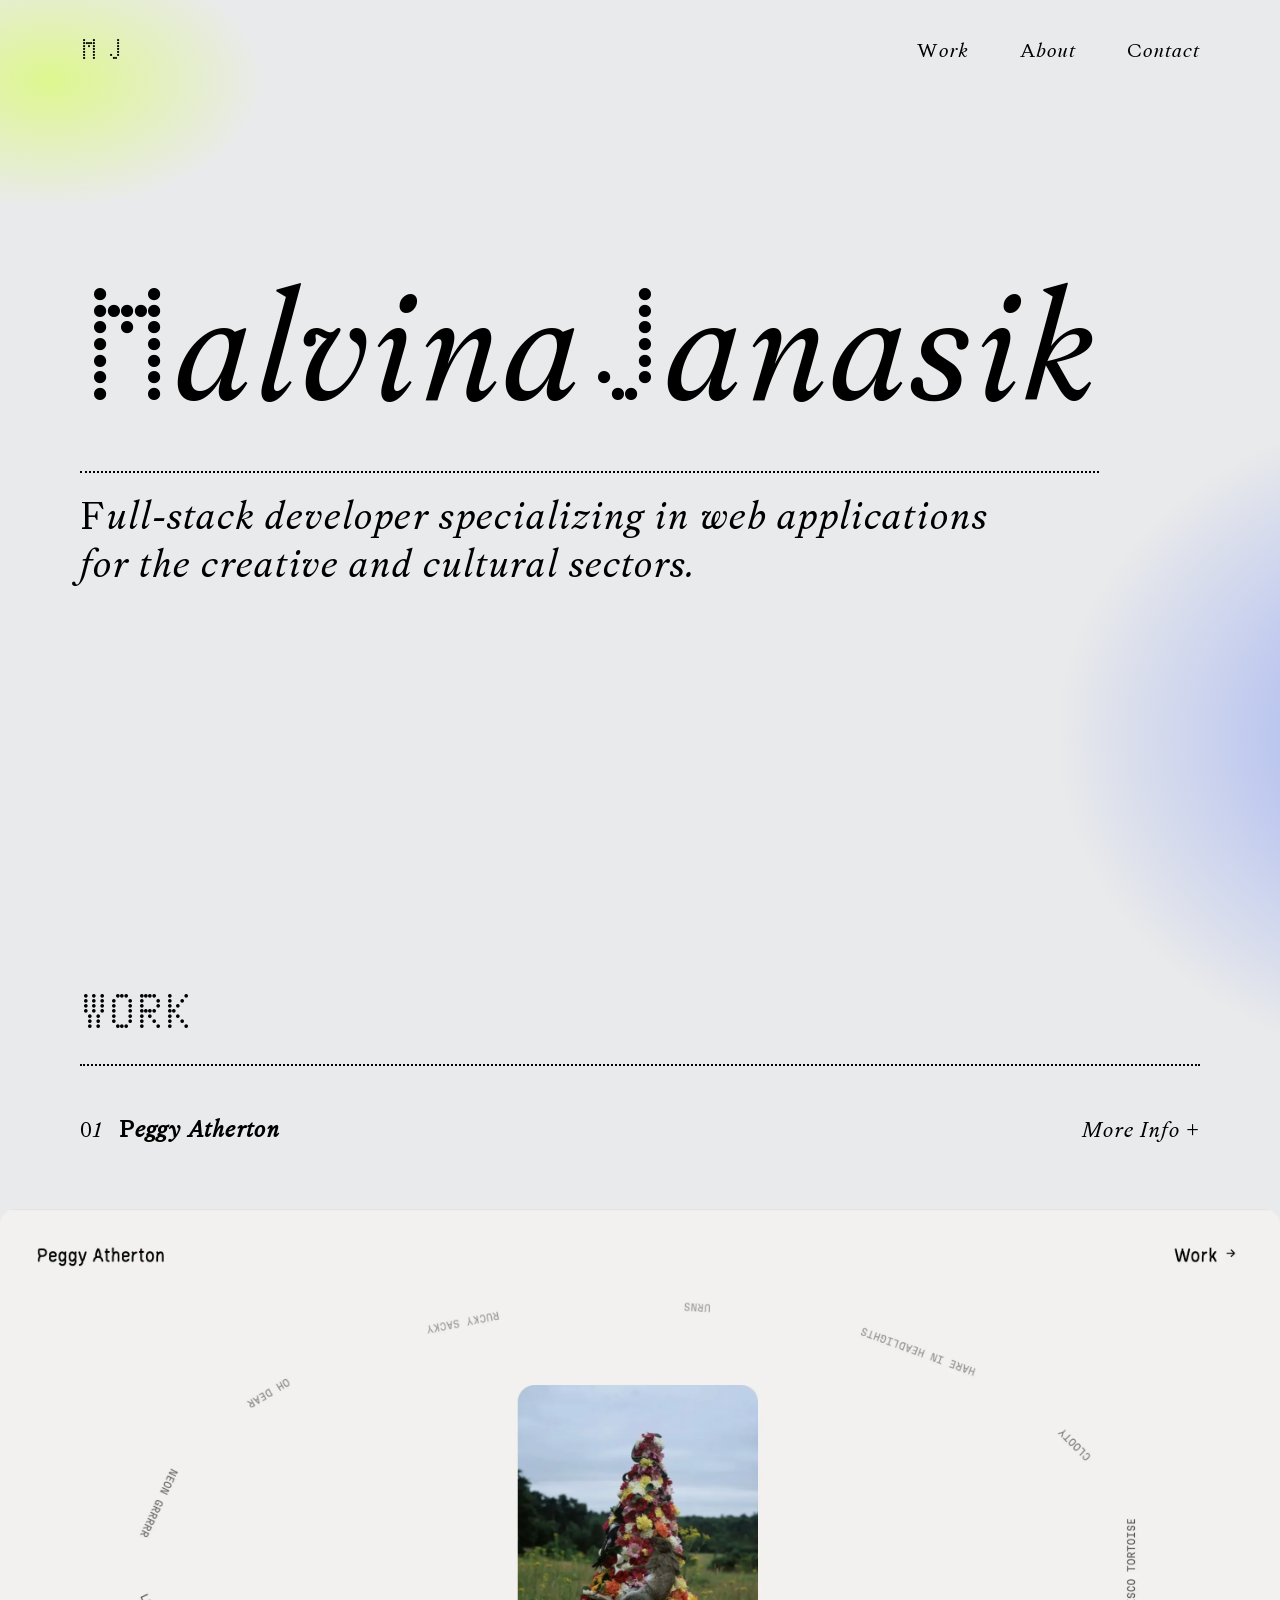
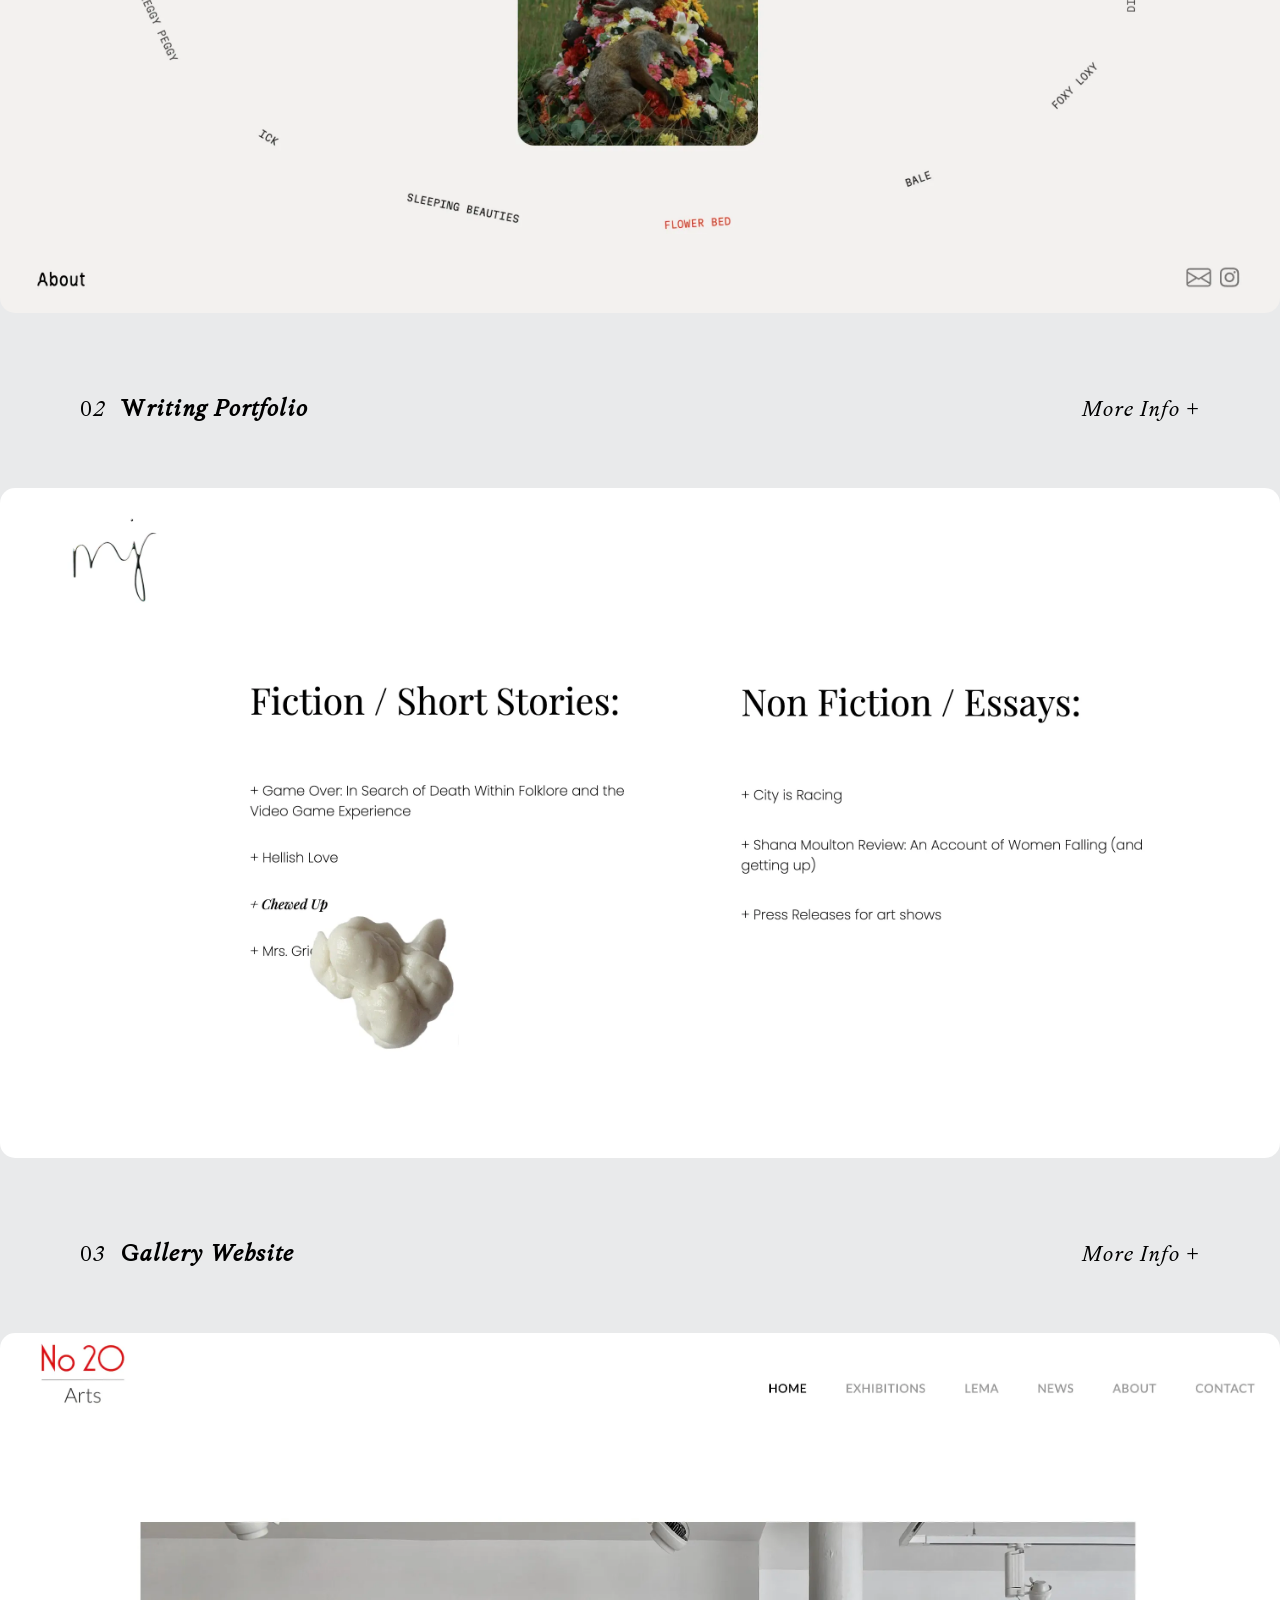
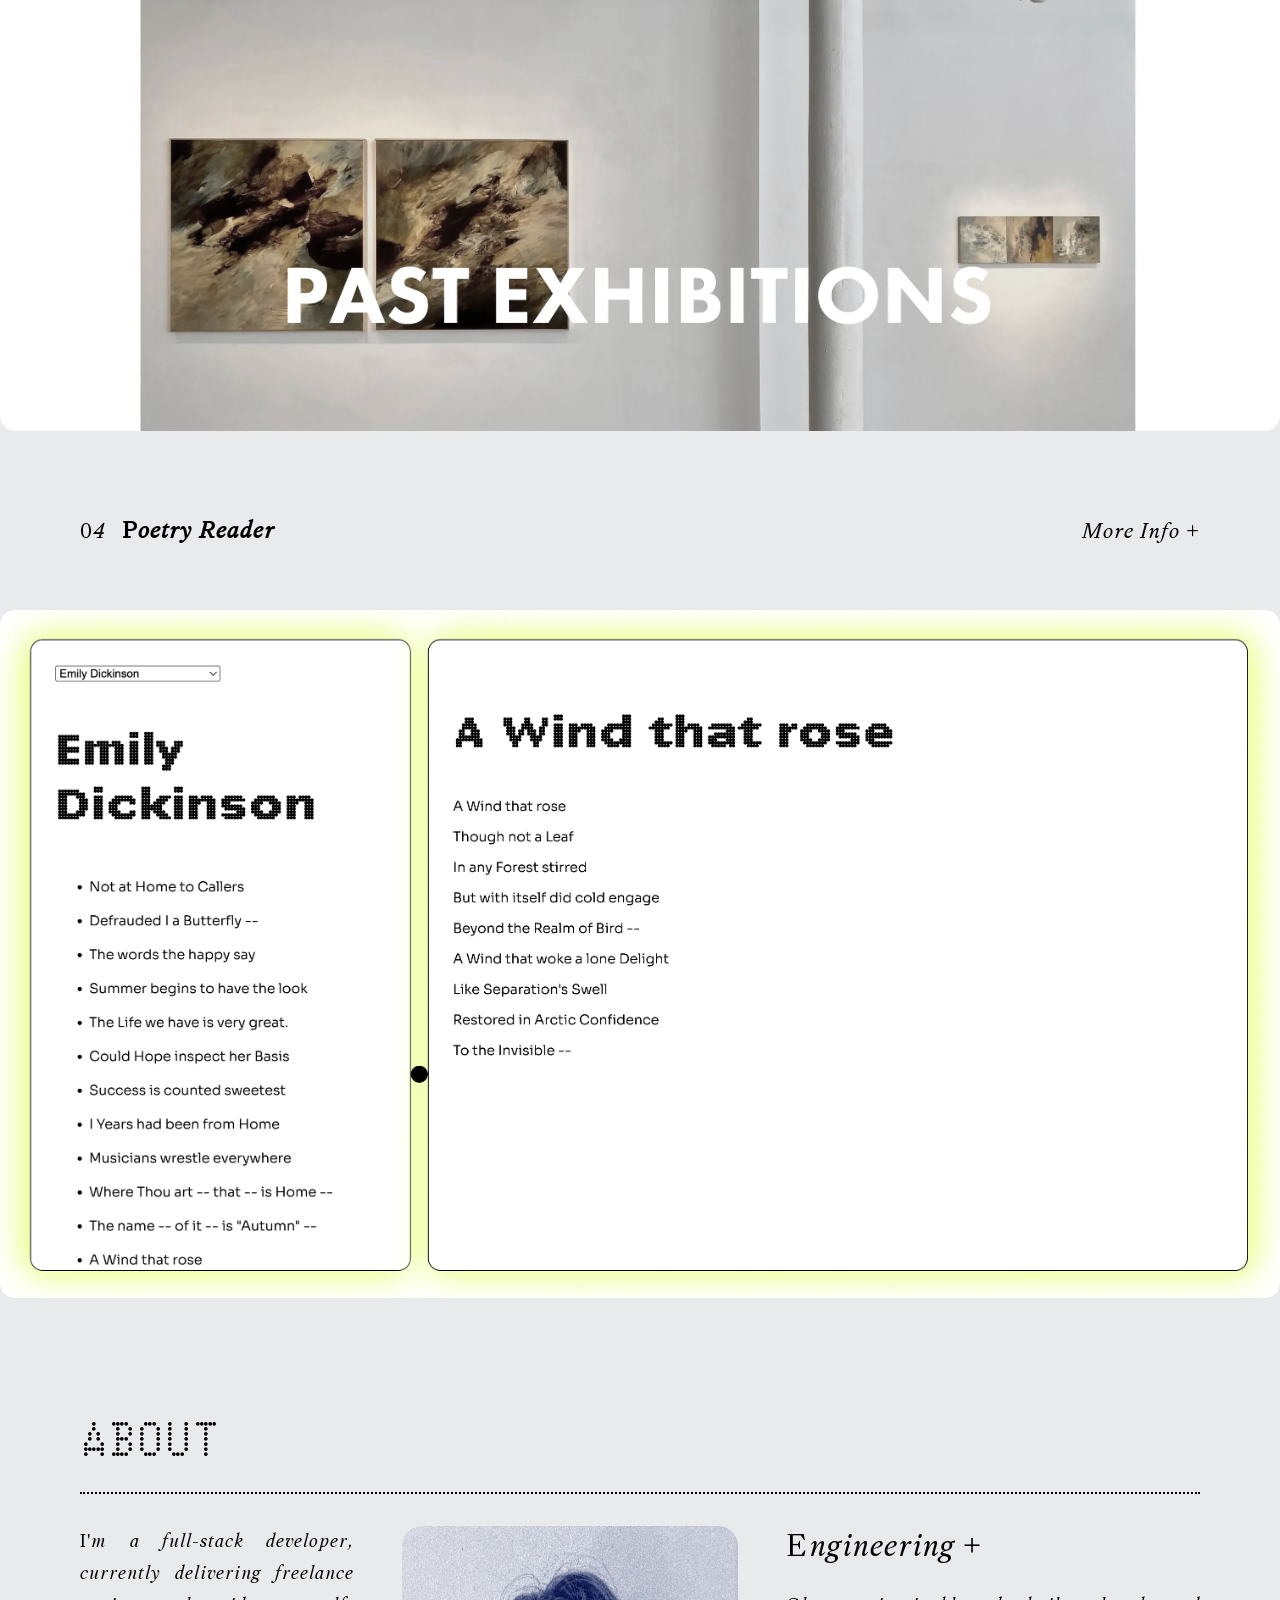
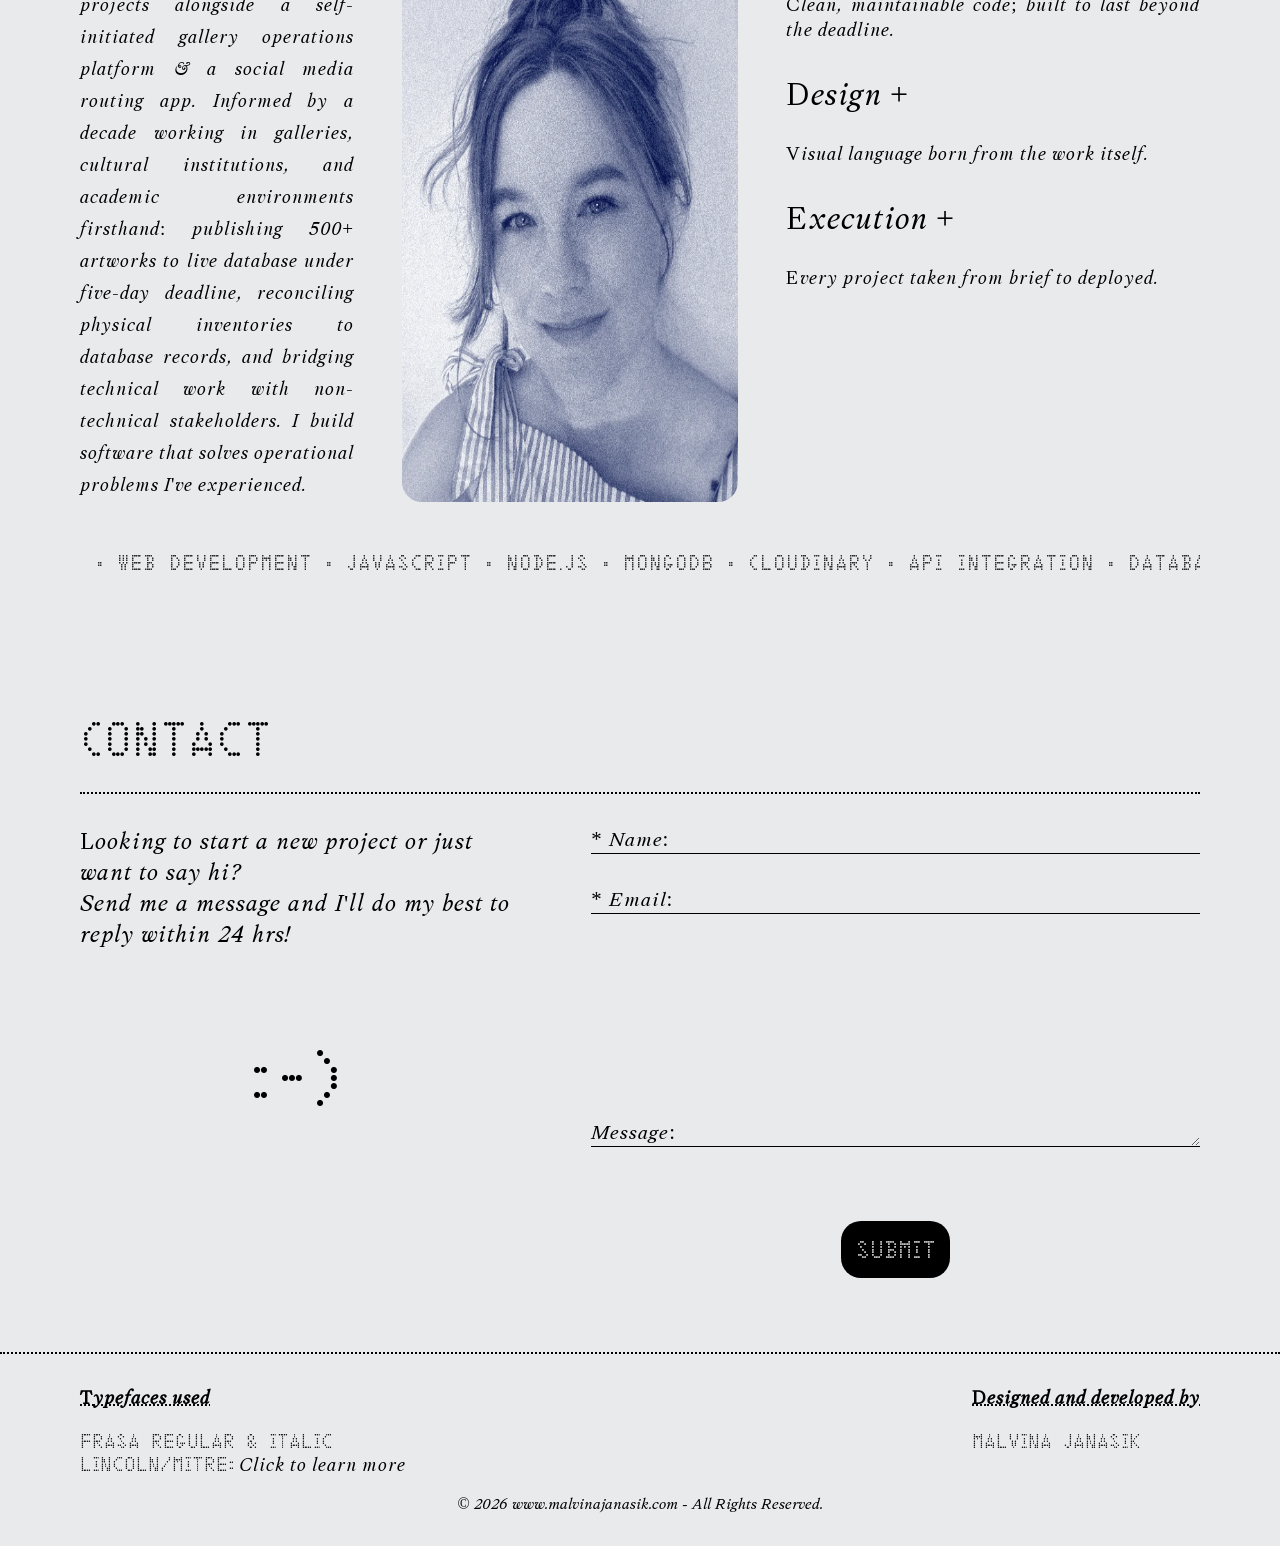
<file: index.html>
<!DOCTYPE html>
<html lang="en">
<head>
    <meta charset="UTF-8">
    <meta name="viewport" content="width=device-width, initial-scale=1.0">
    <meta name="description" content="Full-stack developer specialising in web applications for creative and cultural clients. Clean code, considered design, delivered on deadline.">

    <link rel="stylesheet" href="assets/css/style.css">
    <link rel="icon" type="image/svg+xml" href="/favicon2.svg">
    <title>Malvina Janasik Portfolio</title>
</head>
<body>
    <section>
    <header>
        
        <div class="gradient-top"></div>
        <nav>
            <ul class="top-menu">
                <li class="logo">
                    <a href="index.html">
                    <div class="logo-container">
                        <h2 class="logo-title">M</h2>
                        <h3 class="logo-title-hidden">alvina </h3>
                        <h2 class="logo-title"> J</h2>
                        <h3 class="logo-title-hidden">anasik</h3>
                    </div>
                    </a>
                </li>
                <li class="push-left"><a href="#work">Work</a></li>
                <li><a href="#about">About</a></li>
                <li><a href="#contact">Contact</a></li>
            </ul>
        </nav>
        

        <section class="top-container">
            <div class="hero-text">
                <div class="hero-text-container">
                    <h3 class="hero-title lincoln-letter">Malvina </h3>
                    <h3 class="hero-title lincoln-letter">Janasik</h3>
                    
                </div>
                
                <p>Full-stack developer specializing in web applications<br> for the creative and cultural sectors.</p>
            </div>
            <!-- <img class="logo-image" src="assets/images/logo/3D_Logo.png" alt="liquid silver effect logo with Malvina's initials, reading: mj"> -->
            <div class="gradient"></div>
        </section>
    </header>
    </section>

    <main>
        <section id="work" class="work-websites content-section">
            <h2>WORK</h2>
            <div class="websites-container">

            </div>
        </section>

        <!-- <section class="work-apps">

        </section> -->

        <section id="about" class="about-me content-section">
            <h2>About</h2>
            <div class="about-container">
                <div class="about-content">
                    <p>I'm a full-stack developer, currently delivering freelance projects alongside a self-initiated gallery operations platform & a social media routing app. Informed by a decade working in galleries, cultural institutions, and academic environments firsthand: publishing 500+ artworks to live database under five-day deadline, reconciling physical inventories to database records, and bridging technical work with non-technical stakeholders. I build software that solves operational problems I've experienced.</p>
                    
                </div>
                <img id="photo-me" src="assets/images/me-darker2.webp" onmouseover="this.src='assets/images/me-in-colour.webp';" onmouseout="this.src='assets/images/me-darker2.webp';" alt="a photograph of me">
                <div class="services-container">
                        <ul class="services-list">
                            <li>
                                <span class="label">Engineering +</span>
                                <p>Clean, maintainable code; built to last beyond the deadline.</p>
                            </li>
                            <li>
                                <span class="label">Design +</span>
                                <p>Visual language born from the work itself.</p>

                            </li>
                            <li>
                                <span class="label">Execution +</span>
                                <p>Every project taken from brief to deployed.</p>
                            </li>
                        </ul>
                </div>
            </div>

            <div class="skills-marquee-container">
            <div class="skills marquee-track">
                <span class="marquee"> • Web Development • JavaScript • Node.js • MongoDB • Cloudinary • API Integration • Database Management • Technical Strategy • UI/UX Design • Cross-Team Collaboration • Figma</span>
                <span class="marquee"> • Web Development • JavaScript • Node.js • MongoDB • Cloudinary • API Integration • Database Management • Technical Strategy • UI/UX Design • Cross-Team Collaboration • Figma</span>
            </div>
            </div>
        </section>

        <section id="contact" class="contact content-section">
            <h2>Contact</h2>

            <div class="contact-container">
                <div class="contact-text">
                    <p>Looking to start a new project or just want to say hi? <br>
                    Send me a message and I'll do my best to reply within 24 hrs!</p>
                    <div id="smiley-container">
                    <span id="smiley">:-)</span>
                    </div>
                </div>

                <div>
                    <form name="contact" netlify netlify-honeypot="bot-field" action="/success.html">
                        <input type="hidden" name="form-name" value="contact" />
                        <p class="hidden"><label>Don't fill this out: <input name="bot-field" /></label></p>
                        <div class="form-row">
                            <label for="name"><span>* Name:</span></label>
                            <input class="single-input" id="name" type="text" name="name" required />
                        </div>
                        <div class="form-row">
                            <label for="email"><span>* Email:</span></label>
                            <input class="single-input" id="email" type="email" name="email" required />
                        </div>
                        <div class="form-row">
                            <label for="message"><span>Message:</span></label>
                            <textarea class="double-input" id="message" name="message" required></textarea>
                        </div>
                        <p>
                            <div class="btn-container">
                            <button class="submit-btn" type="submit">Submit</button>
                            </div>
                        </p>
                    </form>

                </div>
            </div>

        </section>

    </main>
    
    <section>
    <footer id="footer">
        <div id="footer-info">
        <div id="typefaces-info-container">
            <h3>Typefaces used</h3>
            <h2>Frasa Regular & Italic</h2>
            <h2 id="l-m">Lincoln/MITRE:</h2>
            <a href="about-lincolnmitre.html" target="_blank"><span>Click to learn more</span></a>
        </div>
        <div>
            <h3>Designed and developed by</h3>
            <h2>Malvina Janasik</h2>
        </div>
        </div>
        <div id="copyright" align="center">
            &copy; 2026 www.malvinajanasik.com - All Rights Reserved.
        </div>
        <script>
            (() => {
                const copyrightElement = document.getElementById("copyright");
                copyrightElement.innerHTML = "&copy;  " + new Date().getFullYear() + " www.malvinajanasik.com - All Rights Reserved.";
            })();
        </script>
    </footer>
    </section>
    <script src="assets/js/main.js"></script>
</body>
</html>
</file>
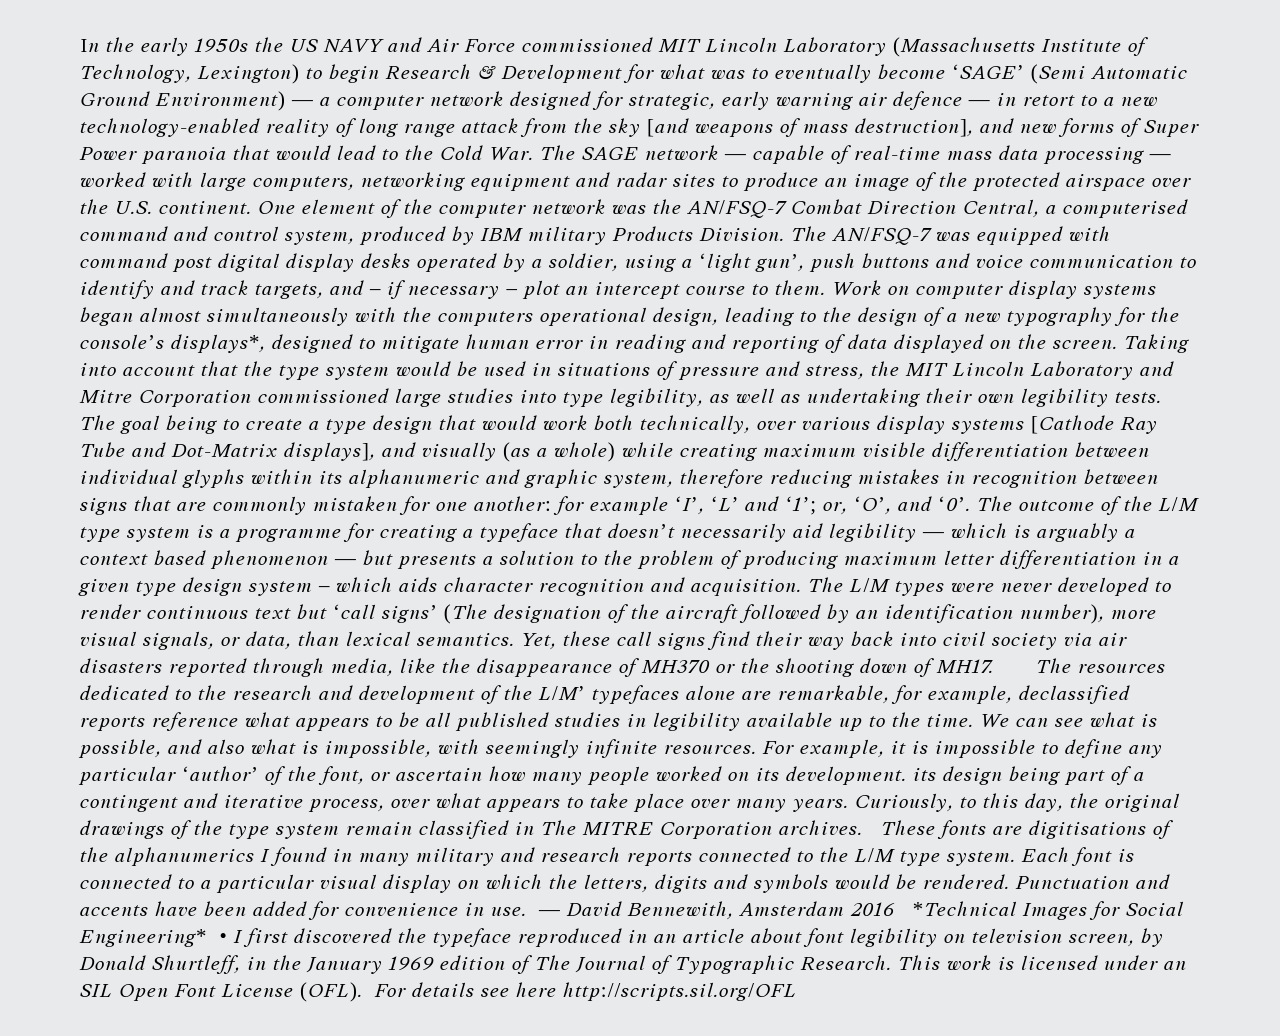
<file: about-lincolnmitre.html>
<!DOCTYPE html>
<html lang="en">
<head>
    <meta charset="UTF-8">
    <meta name="viewport" content="width=device-width, initial-scale=1.0">
    <meta name="description" content="More information about the font Lincoln MITRE.">
    <link rel="stylesheet" href="assets/css/style.css">
    <link rel="icon" type="image/svg+xml" href="/favicon2.svg">
    <title>About Lincoln/MITRE</title>
</head>
<body>
    <main>
    <p>In the early 1950s the US NAVY and Air Force commissioned MIT Lincoln Laboratory (Massachusetts Institute of Technology,
    Lexington) to begin Research & Development for what was to eventually become ‘SAGE’ (Semi Automatic Ground Environment)
    — a computer network designed for strategic, early warning air defence — in retort to a new technology-enabled reality
    of long range attack from the sky [and weapons of mass destruction], and new forms of Super Power paranoia that would
    lead to the Cold War. The SAGE network — capable of real-time mass data processing — worked with large computers,
    networking equipment and radar sites to produce an image of the protected airspace over the U.S. continent.
    
    One element of the computer network was the AN/FSQ-7 Combat Direction Central, a computerised command and control
    system, produced by IBM military Products Division. The AN/FSQ-7 was equipped with command post digital display desks
    operated by a soldier, using a ‘light gun’, push buttons and voice communication to identify and track targets, and – if
    necessary – plot an intercept course to them. Work on computer display systems began almost simultaneously with the
    computers operational design, leading to the design of a new typography for the console’s displays*, designed to
    mitigate human error in reading and reporting of data displayed on the screen. Taking into account that the type system
    would be used in situations of pressure and stress, the MIT Lincoln Laboratory and Mitre Corporation commissioned large
    studies into type legibility, as well as undertaking their own legibility tests. The goal being to create a type design
    that would work both technically, over various display systems [Cathode Ray Tube and Dot-Matrix displays], and visually
    (as a whole) while creating maximum visible differentiation between individual glyphs within its alphanumeric and
    graphic system, therefore reducing mistakes in recognition between signs that are commonly mistaken for one another: for
    example ‘I’, ‘L’ and ‘1’; or, ‘O’, and ‘0’. The outcome of the L/M type system is a programme for creating a typeface
    that doesn’t necessarily aid legibility — which is arguably a context based phenomenon — but presents a solution to the
    problem of producing maximum letter differentiation in a given type design system – which aids character recognition and
    acquisition. The L/M types were never developed to render continuous text but ‘call signs’ (The designation of the
    aircraft followed by an identification number), more visual signals, or data, than lexical semantics. Yet, these call
    signs find their way back into civil society via air disasters reported through media, like the disappearance of MH370
    or the shooting down of MH17. 
        
    The resources dedicated to the research and development of the L/M’ typefaces alone are remarkable, for example,
    declassified reports reference what appears to be all published studies in legibility available up to the time. We can
    see what is possible, and also what is impossible, with seemingly infinite resources. For example, it is impossible to
    define any particular ‘author’ of the font, or ascertain how many people worked on its development. its design being
    part of a contingent and iterative process, over what appears to take place over many years. Curiously, to this day, the
    original drawings of the type system remain classified in The MITRE Corporation archives.  
    
    These fonts are digitisations of the alphanumerics I found in many military and research reports connected to the L/M
    type system. Each font is connected to a particular visual display on which the letters, digits and symbols would be
    rendered. Punctuation and accents have been added for convenience in use. 
    
    — David Bennewith, Amsterdam 2016  
    *Technical Images for Social Engineering* 
    
    • I first discovered the typeface reproduced in an article about font legibility on television screen, by Donald
    Shurtleff, in the January 1969 edition of The Journal of Typographic Research.
    
    
    This work is licensed under an SIL Open Font License (OFL). 
    For details see here http://scripts.sil.org/OFL</p>
    </main>
    
</body>
</html>
</file>
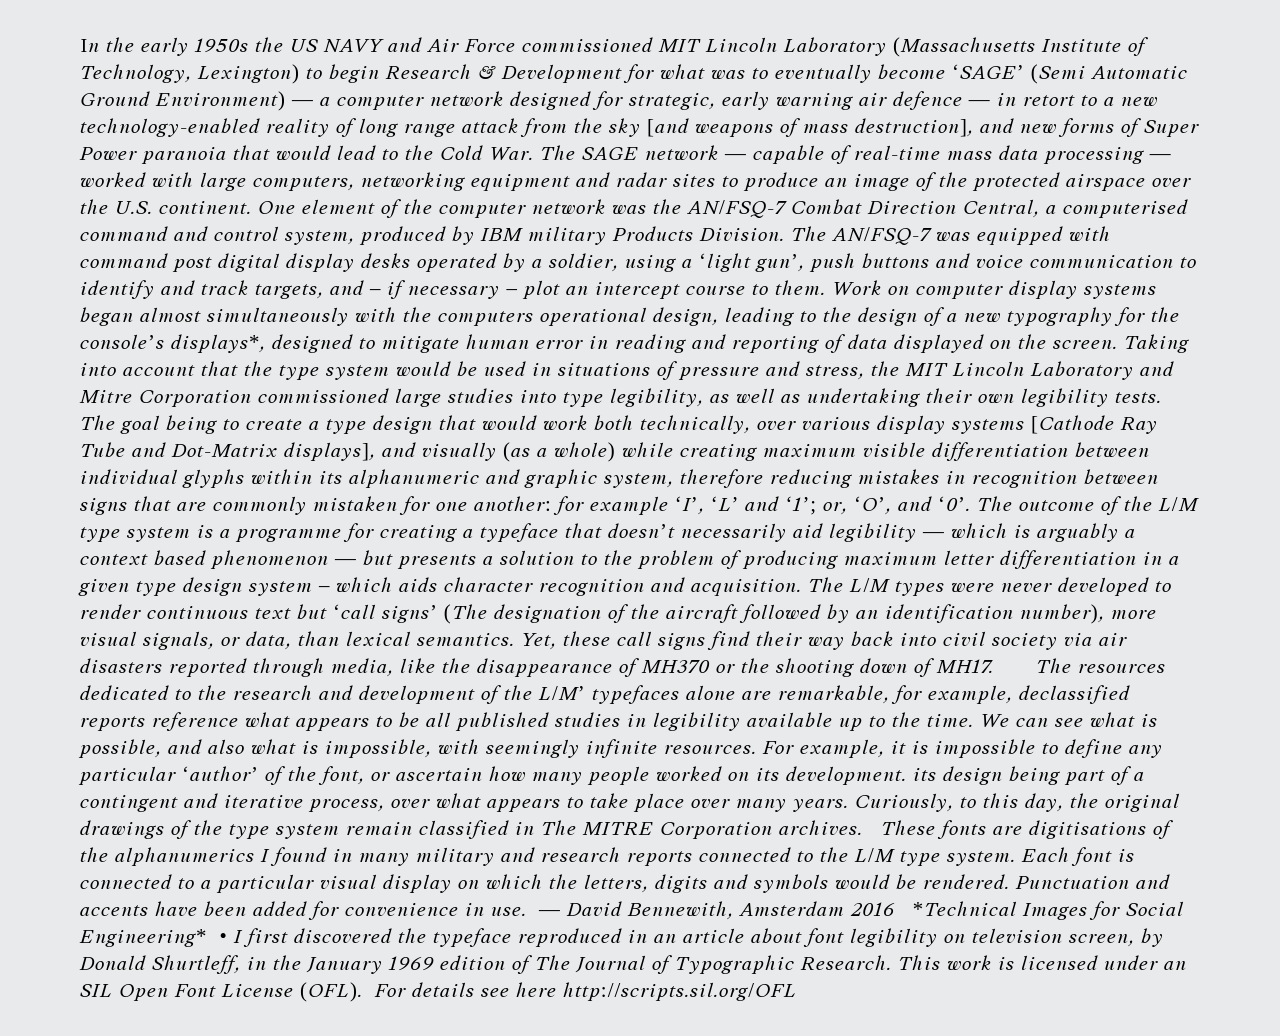
<file: l-mitre.html>
<!DOCTYPE html>
<html lang="en">
<head>
    <meta charset="UTF-8">
    <meta name="viewport" content="width=device-width, initial-scale=1.0">
    <link rel="stylesheet" href="assets/css/style.css">
    <link rel="icon" type="image/svg+xml" href="/favicon2.svg">
    <title>About Lincoln/MITRE</title>
</head>
<body>
    <main>
    <p>In the early 1950s the US NAVY and Air Force commissioned MIT Lincoln Laboratory (Massachusetts Institute of Technology,
    Lexington) to begin Research & Development for what was to eventually become ‘SAGE’ (Semi Automatic Ground Environment)
    — a computer network designed for strategic, early warning air defence — in retort to a new technology-enabled reality
    of long range attack from the sky [and weapons of mass destruction], and new forms of Super Power paranoia that would
    lead to the Cold War. The SAGE network — capable of real-time mass data processing — worked with large computers,
    networking equipment and radar sites to produce an image of the protected airspace over the U.S. continent.
    
    One element of the computer network was the AN/FSQ-7 Combat Direction Central, a computerised command and control
    system, produced by IBM military Products Division. The AN/FSQ-7 was equipped with command post digital display desks
    operated by a soldier, using a ‘light gun’, push buttons and voice communication to identify and track targets, and – if
    necessary – plot an intercept course to them. Work on computer display systems began almost simultaneously with the
    computers operational design, leading to the design of a new typography for the console’s displays*, designed to
    mitigate human error in reading and reporting of data displayed on the screen. Taking into account that the type system
    would be used in situations of pressure and stress, the MIT Lincoln Laboratory and Mitre Corporation commissioned large
    studies into type legibility, as well as undertaking their own legibility tests. The goal being to create a type design
    that would work both technically, over various display systems [Cathode Ray Tube and Dot-Matrix displays], and visually
    (as a whole) while creating maximum visible differentiation between individual glyphs within its alphanumeric and
    graphic system, therefore reducing mistakes in recognition between signs that are commonly mistaken for one another: for
    example ‘I’, ‘L’ and ‘1’; or, ‘O’, and ‘0’. The outcome of the L/M type system is a programme for creating a typeface
    that doesn’t necessarily aid legibility — which is arguably a context based phenomenon — but presents a solution to the
    problem of producing maximum letter differentiation in a given type design system – which aids character recognition and
    acquisition. The L/M types were never developed to render continuous text but ‘call signs’ (The designation of the
    aircraft followed by an identification number), more visual signals, or data, than lexical semantics. Yet, these call
    signs find their way back into civil society via air disasters reported through media, like the disappearance of MH370
    or the shooting down of MH17. 
        
    The resources dedicated to the research and development of the L/M’ typefaces alone are remarkable, for example,
    declassified reports reference what appears to be all published studies in legibility available up to the time. We can
    see what is possible, and also what is impossible, with seemingly infinite resources. For example, it is impossible to
    define any particular ‘author’ of the font, or ascertain how many people worked on its development. its design being
    part of a contingent and iterative process, over what appears to take place over many years. Curiously, to this day, the
    original drawings of the type system remain classified in The MITRE Corporation archives.  
    
    These fonts are digitisations of the alphanumerics I found in many military and research reports connected to the L/M
    type system. Each font is connected to a particular visual display on which the letters, digits and symbols would be
    rendered. Punctuation and accents have been added for convenience in use. 
    
    — David Bennewith, Amsterdam 2016  
    *Technical Images for Social Engineering* 
    
    • I first discovered the typeface reproduced in an article about font legibility on television screen, by Donald
    Shurtleff, in the January 1969 edition of The Journal of Typographic Research.
    
    
    This work is licensed under an SIL Open Font License (OFL). 
    For details see here http://scripts.sil.org/OFL</p>
    </main>
    
</body>
</html>
</file>
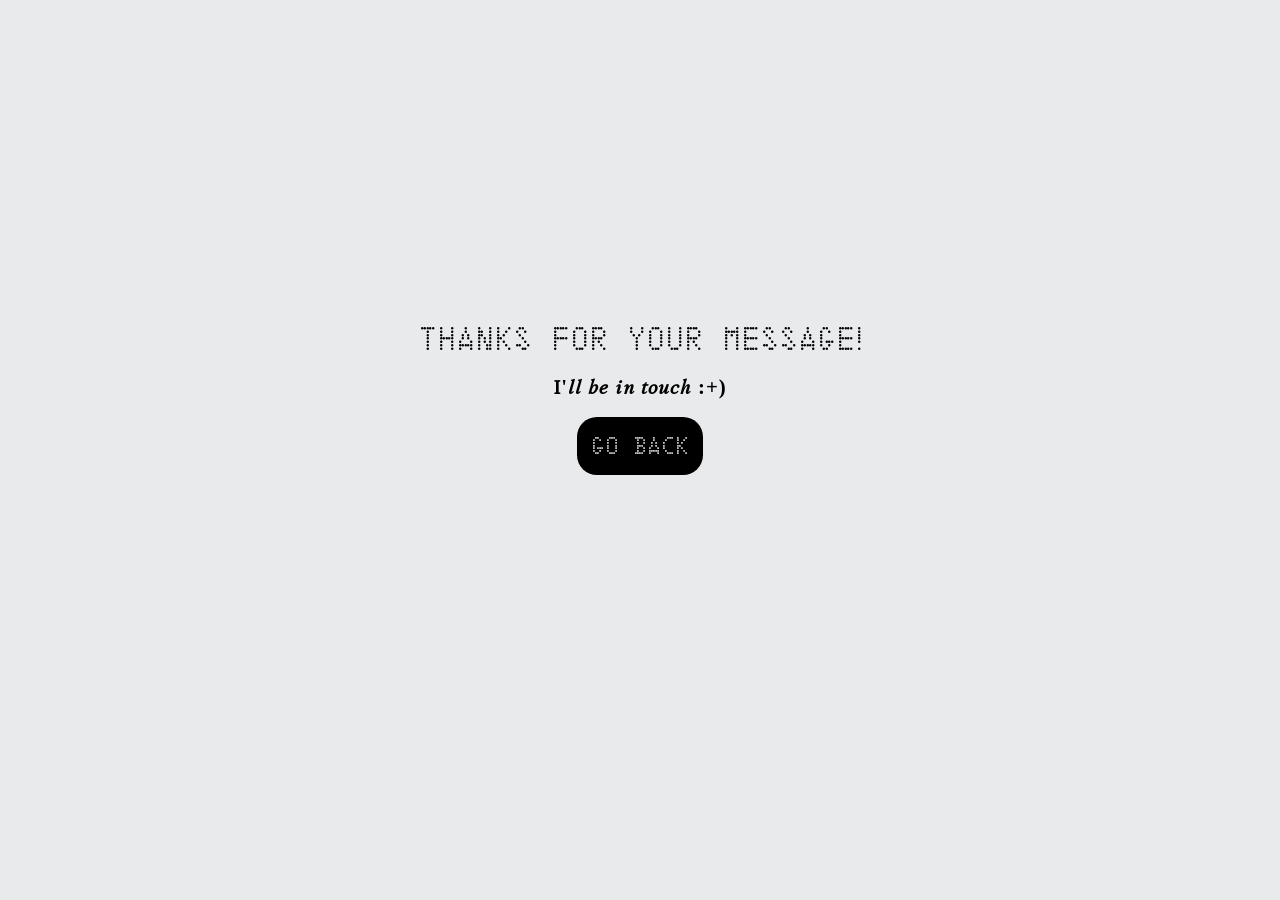
<file: success.html>
<!DOCTYPE html>
<html lang="en">
<head>
    <meta charset="UTF-8">
    <meta name="viewport" content="width=device-width, initial-scale=1.0">
    <meta name="description" content="Message sent successfully.">
    <link rel="stylesheet" href="assets/css/style.css">
    <link rel="icon" type="image/svg+xml" href="/favicon2.svg">
    <title>Success!</title>
</head>
<body>
    <div class="thanks-message">
        <h1>Thanks for your message!</h1>
        <h3>I'll be in touch :+)</h3>
        <button class="back-to-page" onclick="window.location.href='index.html';">Go back</button>
    </div>
    
</body>
</html>
</file>
<file: assets/css/style.css>
@import url("fonts.css");


/************************** GLOBAL *************************/
*,
*::before,
*::after {
    box-sizing: border-box;
}


* {
    padding: 0;
    margin: 0;
}

html {
    scroll-snap-type: y proximity;
}

section {
    scroll-snap-align: start;
}

a {
    text-decoration: none;
    color: inherit;
}
a:hover {
    color: #1242FF;
}

body {
    background-color: rgba(233, 234, 235, 1);
    overflow-x: hidden;
}

header {
    position: relative;
    overflow-x: clip;
}

img {
    max-width: 100%;
    max-height: 100%;
}

h1, h2, h4, h5, h6 {
    font-family: "LincolnMITRE 5x7", serif;
    font-weight: 500;
}

h4 { 
    font-size: 1.3rem;
}

h3,
p,
span,
li {
    font-family: "Frasa Regular Italic", serif;
    letter-spacing: 1px;
    font-size: 1.3rem
}

h3::first-letter,
p::first-letter,
span::first-letter,
li::first-letter {
    font-family: "Frasa Regular", serif;
    font-style: normal;
}

main, header, footer {
    padding: 2em 5em;
}

#work h2, 
#contact h2,
#about h2 {
    border-bottom: 2px black dotted;
    padding-bottom: 0.5em;
    font-size: 3rem;
}

#work,
#about {
    min-height: 100vh;
}
/*************************** NAV ****************************/

.top-menu {
    display: flex;
    align-items: center;
    list-style: none;
    gap: 2em;
    padding: 0;
    margin: 0;
    font-size: 1.6rem;
    padding-bottom: 7em;
}

.logo {
    font-size: 1.2rem;
}
.logo-container {
    display: flex;
    align-items: baseline;
    cursor: pointer;
    width: fit-content;
}

.logo-container > *:nth-child(3) {
    padding-left: 0.5rem;
}

h3.logo-title-hidden {
    max-width: 0;
    overflow: hidden;
    white-space: nowrap;
    display: inline-block;
    transition: max-width 0.5s ease-in-out;
    font-weight: 300;
    font-style: italic;
    font-size: 1.8rem;
}

.logo-title-hidden::first-letter {
    font-family: "Frasa Regular Italic", serif;
}

.logo:hover h3.logo-title-hidden {
    max-width: 300px;
}

.logo-title, .logo-title-hidden {
    margin: 0;
    line-height: 1.2;
}

.push-left {
    margin-left: auto;
}

.top-menu li a {
    text-decoration: none;
    position: relative;
    padding-bottom: 5px;
}

.top-menu li a::after {
    content: '';
    position: absolute;
    left: 0;
    bottom: 0;
    width: 0;
    height: 1px;
    background-color: #1242FF;;

    transition: width 0.3s ease-in-out;
}

.top-menu li a:hover::after {
    width: 100%;
}


/************************** TOP SECTION *****************************/

header {
    position: relative;
}

.lincoln-letter::first-letter {
    font-family: "LincolnMITRE 5x7", serif;
}

.top-container {
    display: flex;
    font-size: 2rem;
    align-items: flex-start;
    height: 70vh;
    padding-bottom: 5em;
    position: relative;
    gap: 5em
}
.logo-image {
    max-height: 40vh;
    max-width: 50%;
}

.hero-text-container {
    display: flex;
    padding-bottom: 0.5em;
    border-bottom: 2px dotted black;
}

.hero-text-container > *:nth-child(3) {
    padding-left: 1rem;
}


.hero-text h2, .hero-text h3 {
    display: inline;
    font-size: 10rem;
    font-weight: 500;
    background-color: transparent;
    margin: 0;
}

.hero-text p {
    padding-top: 0.5em;
    line-height: 1.2em;
    font-weight: 300;
    font-size: 2.5rem;
}

/******************************** WORK CONTENT *************************************/
.work-websites h2 {
    border-bottom: 1px black solid;
    padding-bottom: 1em;
    font-size: 3rem;
}

.websites-content {
    display: flex;
    flex-direction: column;
    width: 100%;
    gap: 1.5rem;
    scroll-snap-align: center;
    padding-bottom: 2em;
}

.websites-content h3 {
    font-size: 1.5rem;
    padding: 0;
}

.project-num {
    display: inline;
}

.websites-text-container {
    display: flex;
    align-items: baseline;
    justify-content: flex-start;
    width: 100%;
    gap: 1rem;
    padding: 3rem 0 1rem;
}
.websites-text-container span {
    font-size: 1.4rem;
}

.websites-text-container h3 {
    margin: 0;
}

.work-websites {
    padding-top: 2.5em;
}
.websites-image-container {
    display: flex;
    justify-content: center;
}

.websites-content img,
.websites-content video {
    border-radius: 15px;
    max-height: 80vh;
    max-width: 100vw;
}

.websites-container {
    display: flex;
    flex-direction: column;
    padding-bottom: 5em;
}


.more-info-btn {
    border: none;
    background-color: transparent;
    margin-left: auto;
    cursor: pointer;
}

/********************************** INFO PANEL **************************************/

.info-panel {
    max-height: 0;
    overflow: hidden;
    max-width: 90vw;
    padding-right: 1em;
    text-align: justify;
    transition: max-height 0.4s ease-in-out;
}

.open-panel {
    max-height: fit-content;
    font-size: 1.3rem;
}

/********************************** STACK MARQUEE ************************************/

.stack-panel {
    overflow: hidden;
    width: 100%;
    padding: 1em 0 1em 0;
}

.marquee {
    font-family: "LincolnMITRE 5x7", serif;
}
.marquee-track {
    display: flex;
    gap: 2rem;
    width: max-content;
    animation: marquee 10s linear infinite;
}

@keyframes marquee {
    from { transform: translateX(0); }
    to { transform: translateX(-50%); }
}

/******************************* BACKGROUND GRADIENT *********************************/

.gradient, .gradient-top {
    position: absolute;
    z-index: -99;
    top: 90px;
    left: 900px;
    width: 1000px;
    height: 800px;
    background-color: #1242FF;
    background: radial-gradient(ellipse, rgba(18, 66, 255, 0.4) 0%, rgba(233, 234, 235, 1) 60%);
}

.gradient-top {
    background-color: rgb(219 250 120);
    background: radial-gradient(ellipse, rgba(219, 250, 120, 0.8) 0%, rgba(233, 234, 235, 1) 60%);
    top: -70px;
    left: -200px;
    width: 500px;
    height: 300px;
}

/*************************** WORK *****************************/

.title-link:hover {
    color: #1242FF;
}

/***************************** ABOUT ****************************/

#about {
    display: flex;
    flex-direction: column;
    padding-bottom: 3em;
}

.skills-marquee-container {
    overflow: hidden;
    width: 100%;
}

.skills {
    padding: 1em;
    animation: marquee 20s linear infinite;
}

.about-container {
    padding: 2em 0;
    display: flex;
    gap: 3em;
}

.about-content {
    line-height: 2em;
    flex-shrink: 5;
}

#identifier {
    font-size: 3rem;
}

#photo-me {
    max-width: 30%;
    max-height: fit-content;
    border-radius: 20px;
}

.about-container ul {
    list-style: none;
}
.about-container li {
    display: flex;
    flex-direction: column;
    justify-content: flex-start;
    align-items: flex-start;
}

.about-container p {
    font-size: 1.2rem;
    text-align: justify;
}

.services-container {
    display: flex;
}

.about-container span {
    font-size: 2rem;
}

.label {
    position: relative;
    padding-bottom: 2px;
}

.label::after {
    content: '';
    position: absolute;
    left: 0;
    bottom: 0;
    width: 0;
    height: 1px;
    background-color: black;
    transition: width 0.3s ease-in-out;
}

.services-list li:hover .label::after {
    width: 100%;
}

.about-container li {
    display: flex;
    padding-bottom: 2rem;
    justify-content: space-between;
    gap: 1.5rem;
    font-size: 3rem;
}

/**************************** FORM *****************************/

.hidden {
    display: none;
}

.contact-container {
    padding-top: 2em;
    display: flex;
    gap: 5em;
}

.contact-text p {
    font-size: 1.5rem;
}

#smiley-container {
    display: flex;
    justify-content: center;
    margin-top: 5em;
}

#smiley {
    font-family: "LincolnMITRE 5x7", serif;
    font-size: 5rem;
}
#smiley::first-letter {
    font-family: "LincolnMITRE 5x7",serif;
}

form p {
    padding: 1em 0 1em 0;
}

.form-row {
    display: flex;
    align-items: flex-end;
    gap: 1.5em;
    margin-bottom: 2em;
    border-bottom: 1px solid black;
}

.form-row label {
    min-width: 80px;
}

.single-input,
.double-input {
    height: 27px;
    width: 500px;
    border: none;
    background-color: inherit;
    padding: 1em;
}

.double-input {
    height: 200px;
}

.submit-btn,
.back-to-page {
    padding: 0.6em;
    border: none;
    border-radius: 20px;
    font-family: "LincolnMITRE 5x7", serif;
    font-size: 1.5rem;
    background-color: black;
    color: rgba(233, 234, 235, 1);
    cursor: pointer;
}

.submit-btn:hover,
.back-to-page:hover {
    background-color: #1242FF;
}

.btn-container {
    display: flex;
    justify-content: center;
}

/*************************** FOOTER ****************************/

#footer {
    border-top: 2px dotted black;
}

#copyright {
    margin-top: 1em;
    font-family: "Frasa Regular Italic", serif;
}

#footer-info {
    display: flex;
    justify-content: space-between;
}

#footer h3,
#footer h2,
#footer span {
    font-size: 1.2rem;
}

#footer h3 {
    padding-bottom: 1em;
    text-decoration: underline dotted;
}

#l-m {
    display: inline;
}

/*********************** SUCCESS PAGE **************************/

.thanks-message {
    display: flex;
    flex-direction: column;
    justify-content: center;
    align-items: center;
    padding-top: 20em;
    gap: 1em;
}

/************************* RESPONSIVE **************************/

@media (max-width: 1200px) {
    html {
        scroll-snap-type: none;
    }

    .top-menu {
        font-size: 1.5rem;
        gap: 1em;
    }

    .top-container {
        flex-direction: column;
        align-items: center;
        justify-content: flex-start;
        text-align: center;
        height: auto;
        padding: 1em 0 0 0;
        gap: 1.6em;
        margin-bottom: 5em;
    }

    main,
    header,
    footer {
        padding: 2em;
    }

    .gradient {
        left: 0;
    }

    .logo:hover h3.logo-title-hidden {
        max-width: 0;
    }

    .websites-container {
        flex-direction: column;
        align-items: center;
    }

    .websites-content {
        display: flex;
        flex-direction: column;
        justify-content: center;
        align-items: flex-start;
    }

    .websites-image-container {
        align-self: center;
        padding: 0 1em;
    }

    .websites-image-container video,
    .websites-image-container img {
        max-width: 90vw;
    }

    .about-container {
        flex-direction: column;
    }

    #photo-me {
        max-width: fit-content;
    }

    .contact-container {
        flex-direction: column;
    }

    #smiley {
        margin-bottom: 0;
    }
        #footer h3,
        #footer h2,
        #footer span {
            font-size: 1rem;
        }
        #footer-info {
            flex-direction: column;
            gap: 1em;
            text-align: center;
            margin-bottom: 2em;
        }
}

@media (max-width: 600px) {
    .hero-title.lincoln-letter {
        font-size: 3.2rem;
    }

    .hero-text p {
        font-size: 1.5rem;
    }

    .websites-text-container h3 {
        font-size: 1.3rem;
    }

    .websites-text-container span {
        font-size: 1rem;
    }

    .content-section h2 {
        font-size: 2rem;
    }
}

@media (min-width: 601px) and (max-width: 1200px) {
    .hero-title.lincoln-letter {
        font-size: 5rem;
    }

    .hero-text p {
        font-size: 2rem;
    }

    .about-container {
        display: grid;
        grid-template-columns: 1fr 1fr;
        grid-template-areas:
            "content content"
            "photo services";
        align-items: start;
    }

    .about-content {
        grid-area: content;
    }

    #photo-me {
        grid-area: photo;
        width: 100%;
        justify-self: center;
        max-width: 80%;
    }

    .services-container {
        grid-area: services;
    }
}
</file>
